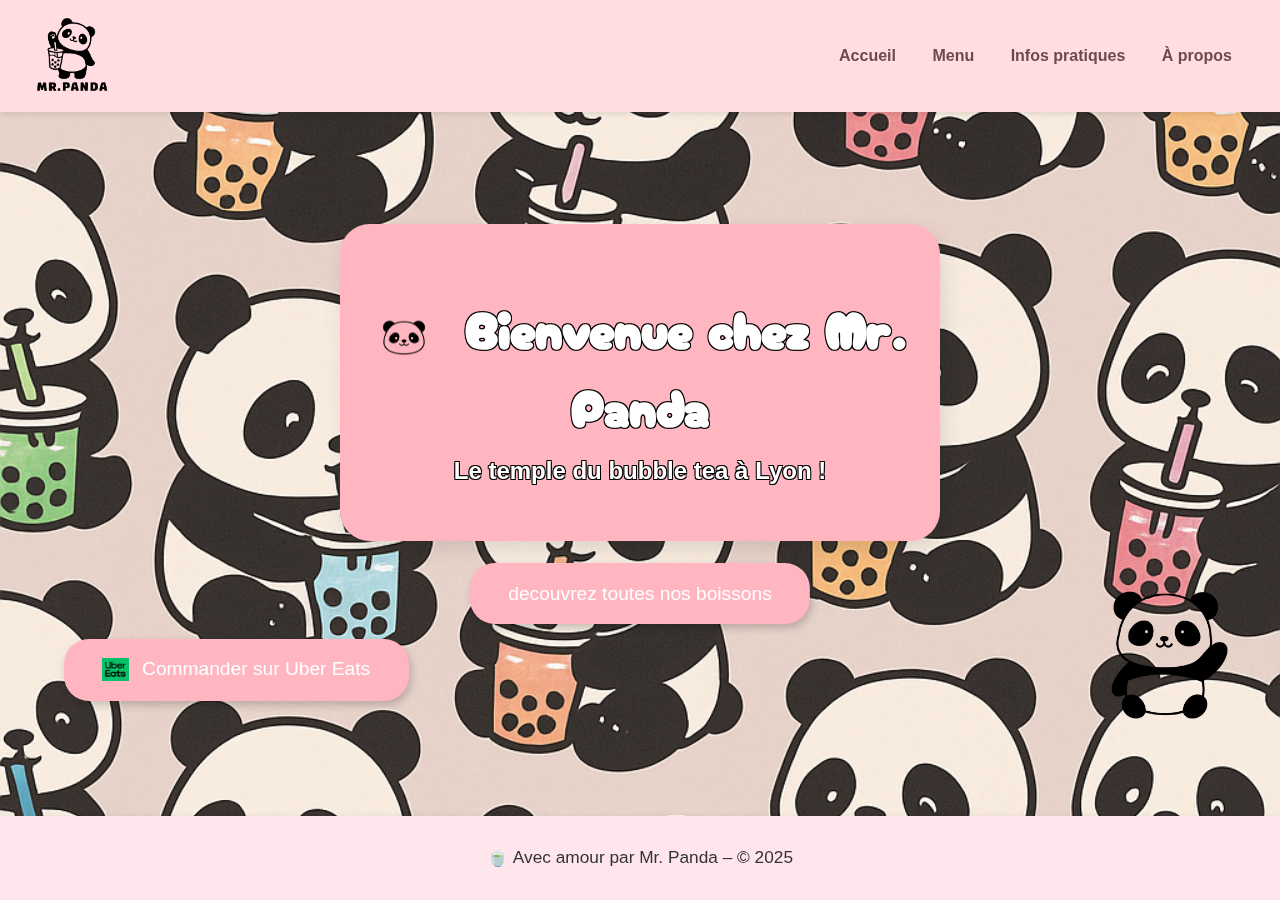
<file: index.html>
<!DOCTYPE html>
<html lang="fr">
<head>
    <meta charset="UTF-8">
<meta name="viewport" content="width=device-width, initial-scale=1.0">
    <title>Mr. Panda - Accueil</title>
    <link rel="stylesheet" href="style/style.css">
    <link href="https://fonts.googleapis.com/css2?family=Cherry+Bomb+One&display=swap" rel="stylesheet">
</head>
<body>
    <div class="overlay"></div>
    <header>
        <img src="images/logo.png" alt="Mr. Panda Logo" height="80">
        <nav>
            <a href="index.html">Accueil</a>
            <a href="menu.html">Menu</a>
            <a href="infos.html">Infos pratiques</a>
            <a href="about.html">À propos</a>
        </nav>
    </header>

    <main>
        <div class="hero-text">
            <h1><img src="images/tete-panda.png" alt="Tête de panda" class="inline-icon" > <strong>Bienvenue chez Mr. Panda</strong></h1>
            <p class="subtitle"><strong>Le temple du bubble tea  à Lyon !</strong></p>
        </div>

        <a class="cta-button fixed-mid" href="menu.html" >
            decouvrez toutes nos boissons
        </a>


        <a class="cta-button fixed-bottom-left" href="https://www.ubereats.com/fr/store/mr-panda-lyon/nvxVQEbeXgez3bb3LeBilQ" target="_blank">
    <img src="images/logo-uber-eat.png" alt="Uber Eats" style="height: 1.2em; vertical-align: middle; margin-right: 0.4em;">
    Commander sur Uber Eats
        </a>


        <img class="panda-deco fixed-bottom-right" src="images/panda-kawaii.png" alt="Décoration Panda mignon">
    </main>

    <footer>
        <p>🍵 Avec amour par Mr. Panda – © 2025</p>
    </footer>
</body>
</html>
</file>
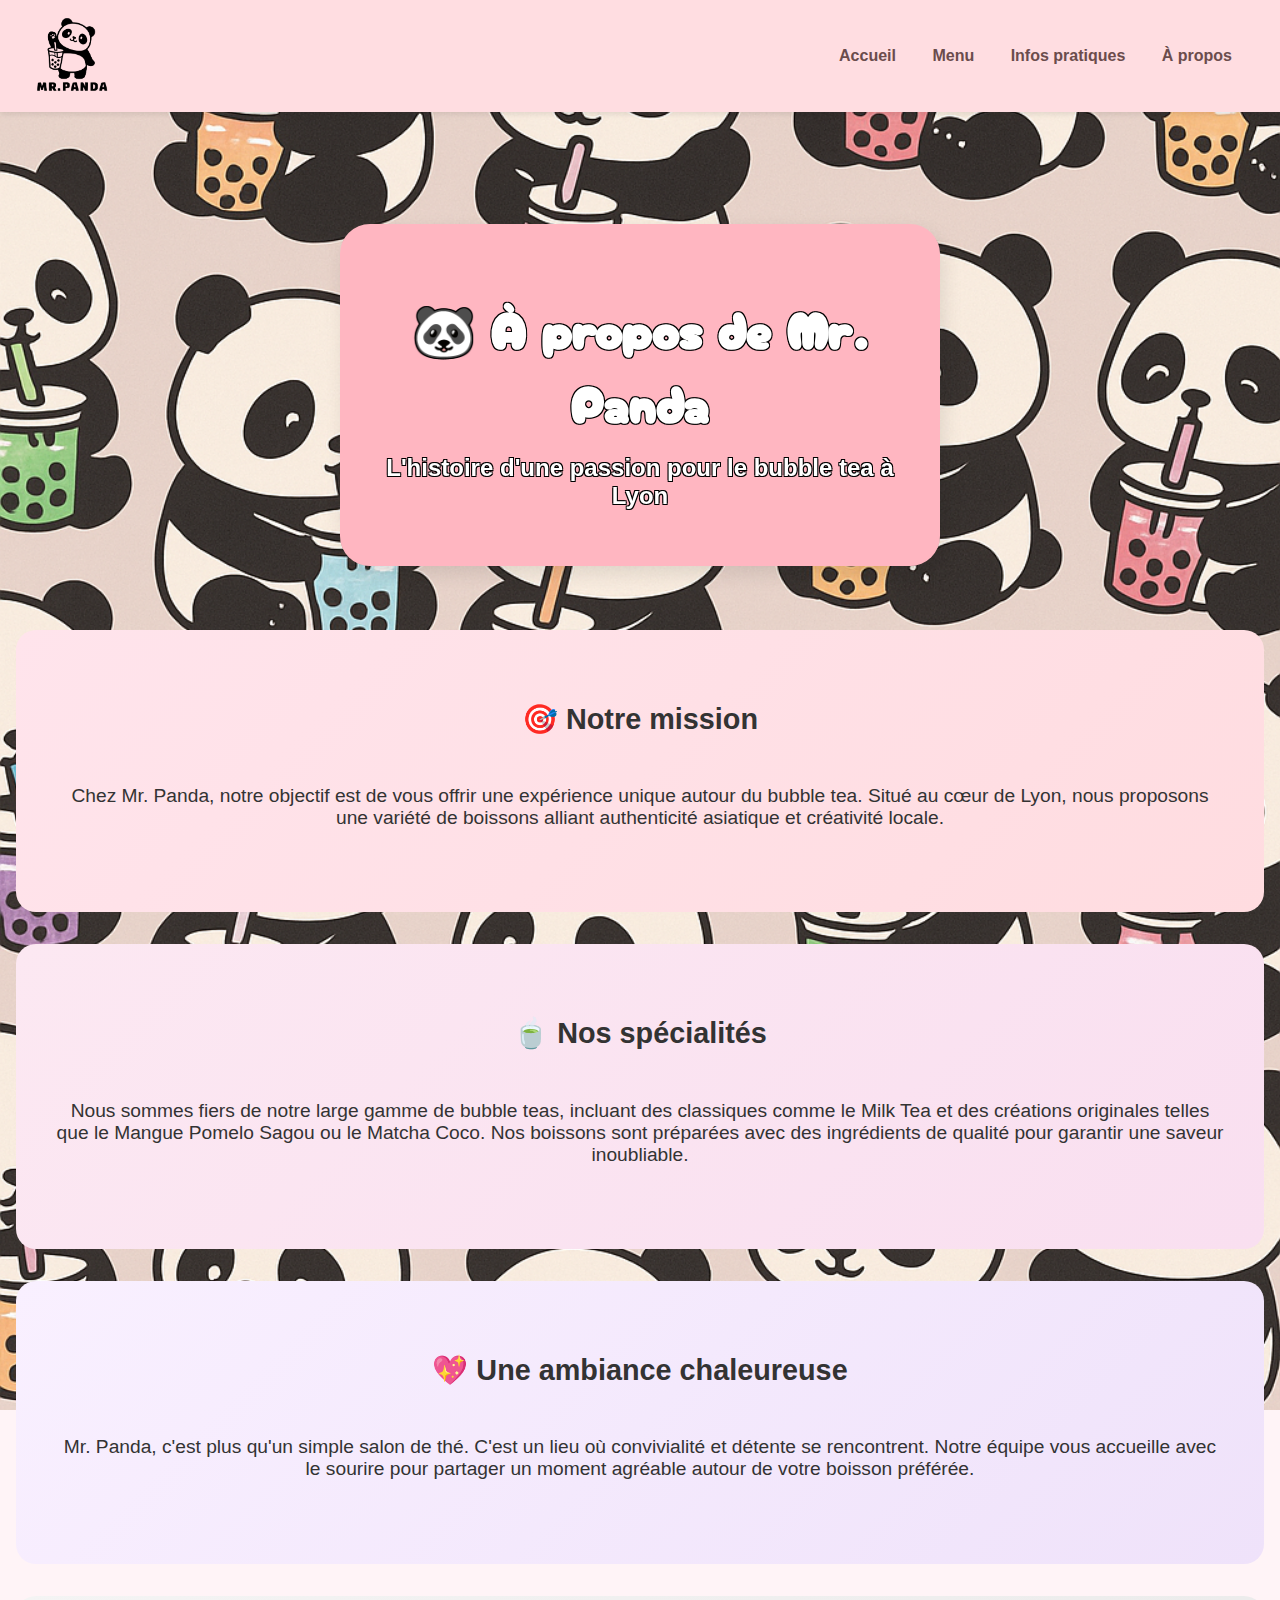
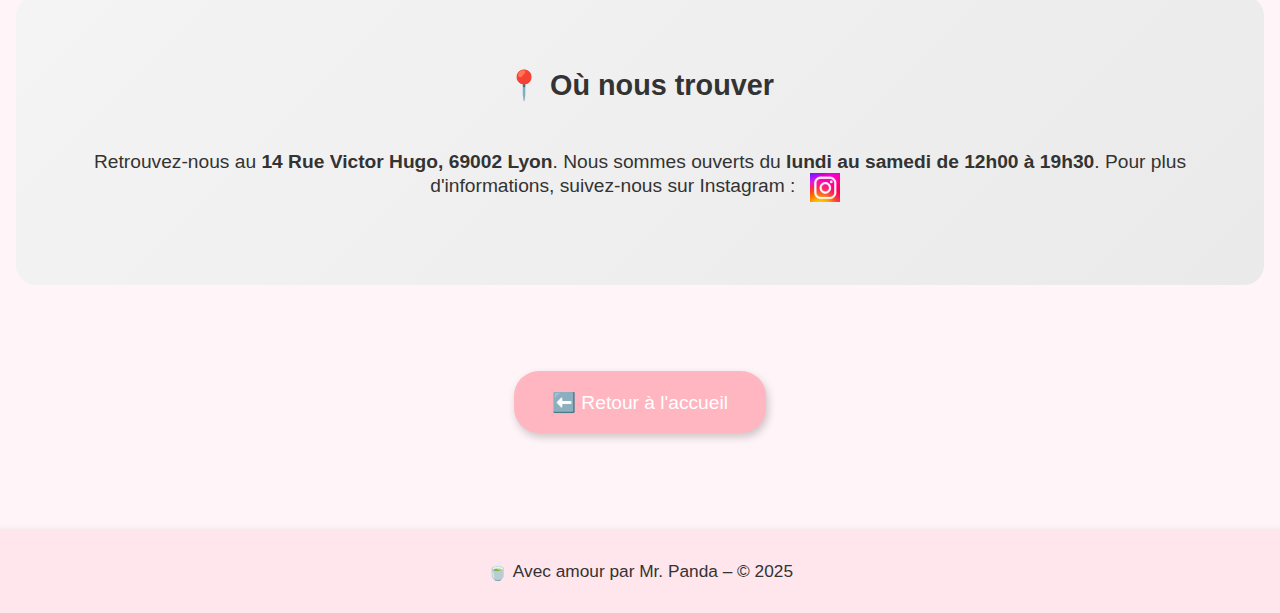
<file: about.html>
<!DOCTYPE html>
<html lang="fr">
<head>
  <meta charset="UTF-8">
<meta name="viewport" content="width=device-width, initial-scale=1.0">
  <title>À propos - Mr. Panda</title>
  <link rel="stylesheet" href="style/style.css">
  <link href="https://fonts.googleapis.com/css2?family=Cherry+Bomb+One&display=swap" rel="stylesheet">
  <link href="https://fonts.googleapis.com/css2?family=Pacifico&display=swap" rel="stylesheet">

</head>
<body>
  <header>
    <img src="images/logo.png" alt="Logo Mr. Panda" height="80">
    <nav>
      <a href="index.html">Accueil</a>
      <a href="menu.html">Menu</a>
      <a href="infos.html">Infos pratiques</a>
      <a href="about.html">À propos</a>

    </nav>
  </header>

  <main>
    <section class="hero-text">
      <h1>🐼 À propos de Mr. Panda</h1>
      <p class="subtitle">L'histoire d'une passion pour le bubble tea à Lyon</p>
    </section>

    <section class="section-special hover-section">
      <h2 class="section-title">🎯 Notre mission</h2>
      <div class="hover-animate">
        <p>
          Chez Mr. Panda, notre objectif est de vous offrir une expérience unique autour du bubble tea. Situé au cœur de Lyon, nous proposons une variété de boissons alliant authenticité asiatique et créativité locale.
        </p>
      </div>
    </section>

    <section class="section-fruit hover-section">
      <h2 class="section-title">🍵 Nos spécialités</h2>
      <div class="hover-animate">
        <p>
          Nous sommes fiers de notre large gamme de bubble teas, incluant des classiques comme le Milk Tea et des créations originales telles que le Mangue Pomelo Sagou ou le Matcha Coco. Nos boissons sont préparées avec des ingrédients de qualité pour garantir une saveur inoubliable.
        </p>
      </div>
    </section>

    <section class="section-milk hover-section">
      <h2 class="section-title">💖 Une ambiance chaleureuse</h2>
      <div class="hover-animate">
        <p>
          Mr. Panda, c'est plus qu'un simple salon de thé. C'est un lieu où convivialité et détente se rencontrent. Notre équipe vous accueille avec le sourire pour partager un moment agréable autour de votre boisson préférée.
        </p>
      </div>
    </section>

    <section class="section-supp hover-section">
      <h2 class="section-title">📍 Où nous trouver</h2>
      <div class="hover-animate">
        <p>
          Retrouvez-nous au <strong>14 Rue Victor Hugo, 69002 Lyon</strong>.  
          Nous sommes ouverts du <strong>lundi au samedi de 12h00 à 19h30</strong>.  
          Pour plus d'informations, suivez-nous sur Instagram :  
         <a href="https://www.instagram.com/mr.pandalyon/?hl=fr" target="_blank">
        <img src="images/instagram.png" alt="instagram" style="height: 1.5em; vertical-align: middle; margin: 0 0.5em;">
        </a>

        </p>
      </div>
    </section>

    <div style="text-align: center; margin: 3em 0;">
      <a class="cta-button" href="index.html">⬅️ Retour à l'accueil</a>
    </div>
  </main>

  <footer>
    <p>🍵 Avec amour par Mr. Panda – © 2025</p>
  </footer>
</body>
</html>
</file>
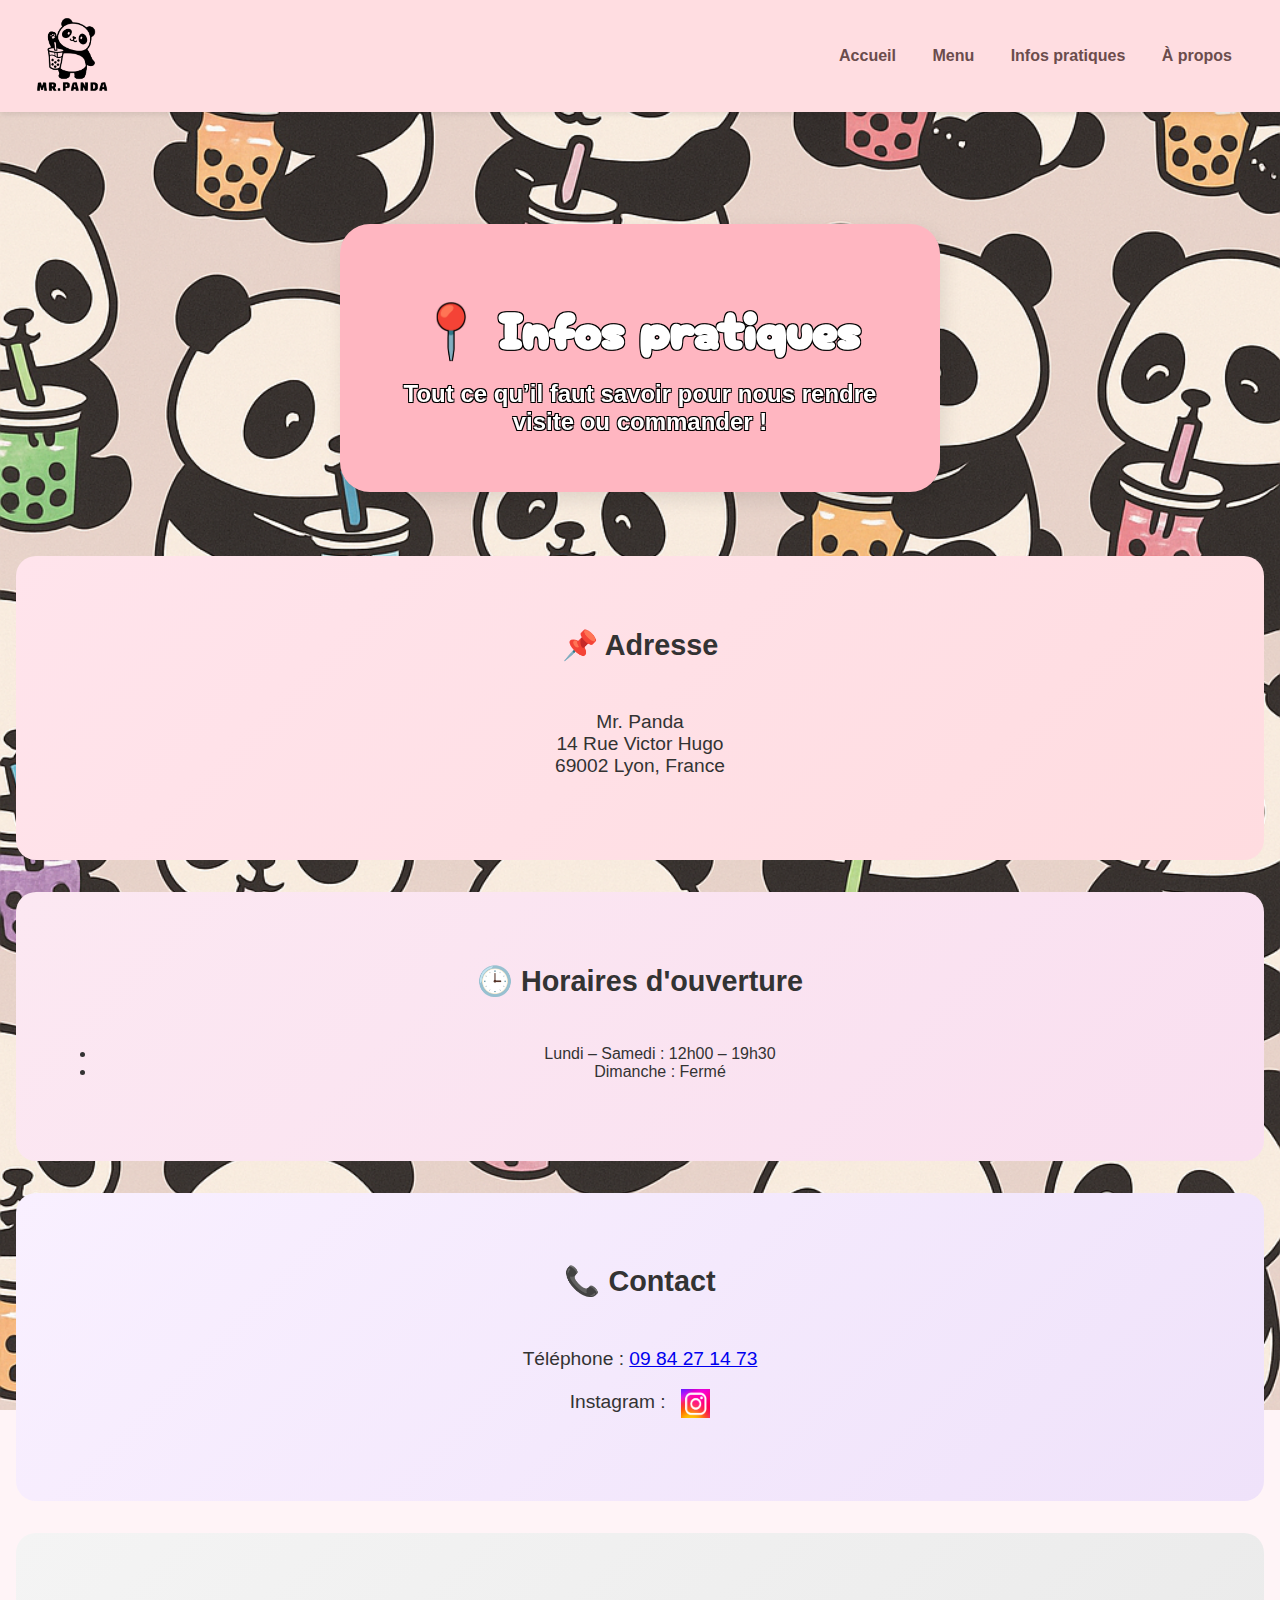
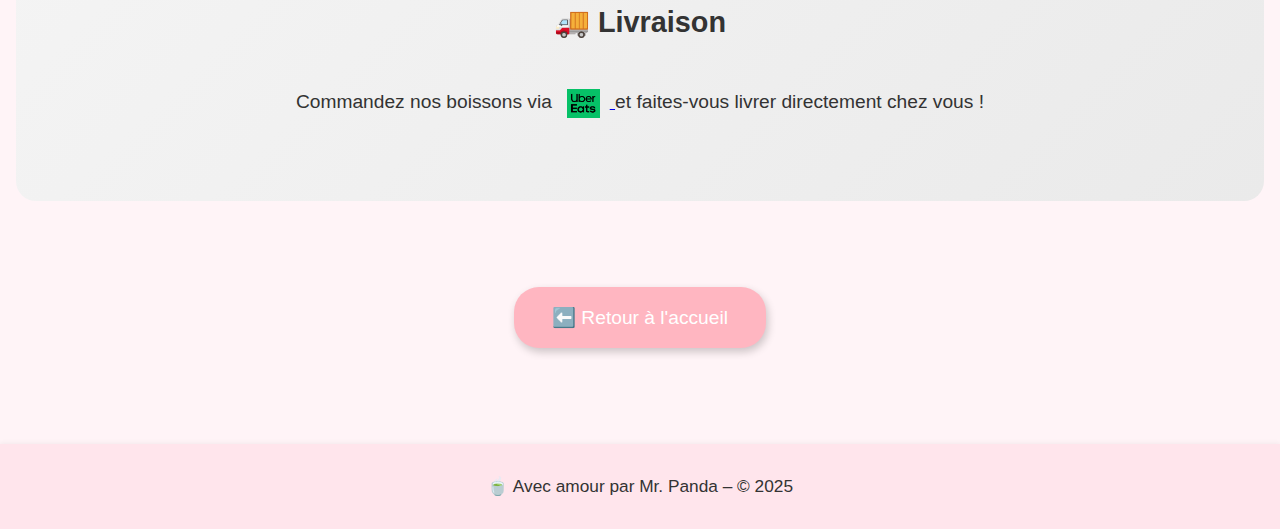
<file: infos.html>
<!DOCTYPE html>
<html lang="fr">
<head>
  <meta charset="UTF-8">
<meta name="viewport" content="width=device-width, initial-scale=1.0">
  <title>Infos pratiques - Mr. Panda</title>
  <link rel="stylesheet" href="style/style.css">
  <link href="https://fonts.googleapis.com/css2?family=Cherry+Bomb+One&display=swap" rel="stylesheet">
  <link href="https://fonts.googleapis.com/css2?family=Pacifico&display=swap" rel="stylesheet">

</head>
<body>
  <header>
    <img src="images/logo.png" alt="Logo Mr. Panda" height="80">
    <nav>
      <a href="index.html">Accueil</a>
      <a href="menu.html">Menu</a>
      <a href="infos.html">Infos pratiques</a>
      <a href="about.html">À propos</a>
    </nav>
  </header>

  <main>
    <section class="hero-text">
      <h1>📍 Infos pratiques</h1>
      <p class="subtitle">Tout ce qu’il faut savoir pour nous rendre visite ou commander !</p>
    </section>

    <section class="section-special hover-section">
      <h2 class="section-title">📌 Adresse</h2>
      <div class="hover-animate">
        <p>Mr. Panda<br>
        14 Rue Victor Hugo<br>
        69002 Lyon, France</p>
      </div>
    </section>

    <section class="section-fruit hover-section">
      <h2 class="section-title">🕒 Horaires d'ouverture</h2>
      <div class="hover-animate">
        <ul>
          <li>Lundi – Samedi : 12h00 – 19h30</li>
          <li>Dimanche : Fermé</li>
        </ul>
      </div>
    </section>

    <section class="section-milk hover-section">
      <h2 class="section-title">📞 Contact</h2>
      <div class="hover-animate">
        <p>Téléphone : <a href="tel:0984271473">09 84 27 14 73</a></p>
       <p>
  Instagram :
  <a href="https://www.instagram.com/mr.pandalyon/" target="_blank">
    <img src="images/instagram.png" alt="Instagram Mr. Panda" style="height: 1.5em; vertical-align: middle; margin-left: 0.5em;">
  </a>
</p>

      </div>
    </section>

    <section class="section-supp hover-section">
      <h2 class="section-title">🚚 Livraison</h2>
      <div class="hover-animate">
        <p>
  Commandez nos boissons via
  <a href="https://www.ubereats.com/fr/store/mr-panda-lyon/nvxVQEbeXgez3bb3LeBilQ" target="_blank">
    <img src="images/logo-uber-eat.png" alt="Commander sur Uber Eats" style="height: 1.5em; vertical-align: middle; margin: 0 0.5em;">
  </a>
  et faites-vous livrer directement chez vous !
</p>

      </div>
    </section>

    <div style="text-align: center; margin: 3em 0;">
      <a class="cta-button" href="index.html">⬅️ Retour à l'accueil</a>
    </div>
  </main>

  <footer>
    <p>🍵 Avec amour par Mr. Panda – © 2025</p>
  </footer>
</body>
</html>
</file>
<file: style/style.css>
*,
*::before,
*::after {
  box-sizing: border-box;
}
/* Structure de base pour fixer le footer */
html, body {
    height: 100%;
    margin: 0;
    padding: 0;
}

body {
    display: flex;
    flex-direction: column;
    font-family: 'Comic Sans MS', cursive, sans-serif;
    background-color: #fff4f7;
    color: #333;
}

/* Le contenu principal doit prendre toute la hauteur restante */
main {
    flex: 1;
    text-align: center;
    padding: 3em 1em;
}

header {
    background-color: #ffdde1;
    display: flex;
    align-items: center;
    justify-content: space-between;
    padding: 1em 2em;
    box-shadow: 0 2px 6px rgba(0, 0, 0, 0.1);
}

nav a {
    margin: 0 1em;
    text-decoration: none;
    color: #6b4c4c;
    font-weight: bold;
}

nav a:hover {
    color: #ff69b4;
}

h1 {
    font-size: 2.5em;
    color: #ff66a5;
}

p {
    font-size: 1.2em;
    margin-top: 1em;
}

.cta-button {
    display: inline-block;
    margin-top: 2em;
    padding: 1em 2em;
    background-color: #ffb6c1;
    color: white;
    font-size: 1.2em;
    border-radius: 25px;
    text-decoration: none;
    box-shadow: 2px 4px 8px rgba(0, 0, 0, 0.2);
    transition: background-color 0.3s;
}


.cta-button:hover {
    background-color: #ff69b4;
}

footer {
    text-align: center;
    background-color: #ffe5ec;
    padding: 1em;
    font-size: 0.9em;
    box-shadow: 0 -1px 5px rgba(0, 0, 0, 0.05);
}

.panda-deco {
    width: 150px;
    margin-top: 2em;
    animation: float 4s ease-in-out infinite;
}

@keyframes float {
    0%, 100% { transform: translateY(0); }
    50% { transform: translateY(-10px); }
}

main {
    position: relative; /* Nécessaire pour que les éléments absolus soient contenus */
}

/* Positionnement relatif à la section main */
.fixed-bottom-left {
    position: absolute;
    bottom: 6em; /* distance par rapport au bas de main */
    left: 5vw;
    z-index: 900;
}

.fixed-bottom-right {
    position: absolute;
    bottom: 3em;
    right: 3vw;
    z-index: 900;
}

.fixed-mid {
    position: absolute;
    bottom: 10em;
    left: 50%;
    transform: translateX(-50%);
    z-index: 1000;
}

@media (max-width: 768px) {
    .fixed-bottom-left,
    .fixed-bottom-right,
    .fixed-mid {
        position: static;
        display: block;
        margin: 1em auto;
        text-align: center;
    }

    .fixed-mid {
        transform: none;
    }
}



.hero-text {
    text-align: center;
    margin-top: 3em;
    padding: 0 1em;
}

.hero-text h1 {
    font-family: 'Cherry Bomb One', cursive;
    font-size: 3.5em;
    color: #ffffff;
    margin-bottom: 0.3em;
    text-shadow: 2px 2px 4px rgba(0,0,0,0.1);
}

.hero-text .subtitle {
    font-size: 1.5em;
    color: #ffffff;
    margin-top: 0;
}
.inline-icon {
    height: 1.2em;
    vertical-align: middle;
    margin-right: 0.3em;
}

body {
    position: relative;
    background-image: url("../images/background-panda.png");
    background-size: cover;
    background-position: center;
    background-repeat: no-repeat;
    min-height: 100vh;
    margin: 0;
    padding: 0;
    font-family: 'Comic Sans MS', cursive, sans-serif;
    display: flex;
    flex-direction: column;
    color: #333;
}

.overlay {
    position: fixed;
    top: 0;
    left: 0;
    width: 100%;
    height: 100%;
    background-color: rgba(255, 255, 255, 0.11); /* Blanc transparent (atténue l'image) */
    z-index: -1; /* Derrière tout le reste */
}

.hero-text {
    text-align: center;
    margin: 4em auto;
    padding: 2em;
    max-width: 600px;
    background-color: #ffb6c1; /* même couleur que le bouton */
    border-radius: 30px;
    box-shadow: 4px 8px 20px rgba(0, 0, 0, 0.1);
    backdrop-filter: blur(3px);
    color: white;
}

.hero-text h1 {
    font-family: 'Cherry Bomb One', cursive;
    font-size: 3.2em;
    margin-bottom: 0.3em;
    text-shadow: 1px 1px 3px rgba(0, 0, 0, 0.1);
}

.hero-text h1,
.hero-text .subtitle {
    text-shadow:
        -1px -1px 0 #000,
        1px -1px 0 #000,
        -1px 1px 0 #000,
        1px 1px 0 #000;
}


.hero-text .subtitle {
    font-size: 1.5em;
    margin-top: 0.5em;
}
.subtitle {
    font-weight: bold;
}

    section {
      padding: 3em 1.5em;
      margin: 2em 0;
      border-radius: 20px;
    }
    .section-special {
      background: linear-gradient(135deg, #ffe4ec, #ffdce0);
    }
    .section-fruit {
      background: linear-gradient(135deg, #fce8f2, #f9dff0);
    }
    .section-milk {
      background: linear-gradient(135deg, #f9f0ff, #efe2fa);
    }
    .section-supp {
      background: linear-gradient(135deg, #f4f4f4, #eaeaea);
    }
    .section-title {
      font-size: 1.8em;
      margin-bottom: 0.5em;
    }
    .grid-menu {
      display: flex;
      flex-wrap: wrap;
      gap: 1.5em;
      justify-content: center;
    }
    .menu-item {
      max-width: 220px;
      text-align: center;
    }
    .menu-item img {
      width: 100%;
      border-radius: 15px;
    }

    .menu-item {
  border: 2px solid transparent;
  border-radius: 15px;
  transition: transform 0.3s ease, box-shadow 0.3s ease;
  cursor: pointer;
}
.menu-item:hover {
  transform: scale(1.05);
  box-shadow: 0 0 10px rgba(0,0,0,0.1);
  border-color: #ffb6c1;
}

/* Popup overlay */
.popup-overlay {
  position: fixed;
  top: 0;
  left: 0;
  width: 100%;
  height: 100%;
  background: rgba(255, 255, 255, 0.9);
  display: none;
  align-items: center;
  justify-content: center;
  z-index: 1000;
}

.popup-content {
  background: #fff;
  padding: 2em;
  border-radius: 20px;
  text-align: center;
  position: relative;
  transform: scale(1.2);
  width: 60%;
  max-width: 500px;
}

.popup-content img {
  max-width: 100%;
  border-radius: 15px;
}

.close-btn {
  position: absolute;
  top: -10px;
  left: -10px;
  background: #ffb6c1;
  color: white;
  padding: 0.3em 0.5em;
  border-radius: 50%;
  cursor: pointer;
  font-size: 1.2em;
}

@keyframes kawaii-pop {
  0% { transform: scale(1); }
  30% { transform: scale(1.05); }
  60% { transform: scale(0.95); }
  100% { transform: scale(1); }
}

.kawaii-click.clicked {
  animation: kawaii-pop 0.4s ease;
}

.hover-animate {
  transition: transform 0.3s ease, background-color 0.3s ease;
  border-radius: 15px;
  padding: 1em;
}

.hover-animate:hover {
  transform: scale(1.03);
  background-color: rgba(255, 255, 255, 0.3);
  backdrop-filter: blur(2px);
}


/* Responsive mobile - iPhone 11 and similar */
@media (max-width: 768px) {
  body {
    font-size: 1rem;
    padding: 0;
    margin: 0;
  }

  header {
    flex-direction: column;
    align-items: center;
    padding: 1rem;
    text-align: center;
  }

  nav {
    display: flex;
    flex-direction: column;
    gap: 0.5rem;
  }

  .hero-text h1 {
    font-size: 1.5rem;
    text-align: center;
  }

  .hero-text .subtitle {
    font-size: 1rem;
  }

  .grid-menu {
    grid-template-columns: 1fr;
    gap: 1.5rem;
  }

  .menu-item {
    padding: 1rem;
    text-align: center;
  }

  .menu-item img {
    max-width: 100%;
    height: auto;
  }

  .cta-button {
    font-size: 1rem;
    padding: 0.75rem 1.5rem;
  }

  footer p {
    font-size: 0.9rem;
    text-align: center;
  }
}
.overlay {
    position: fixed;
    top: 0;
    left: 0;
    width: 100%;
    height: 100%;
    background-image: url('../images/background-panda.png'); /* adapte le chemin */
    background-size: cover;
    background-position: center;
    z-index: -1;
}
</file>
